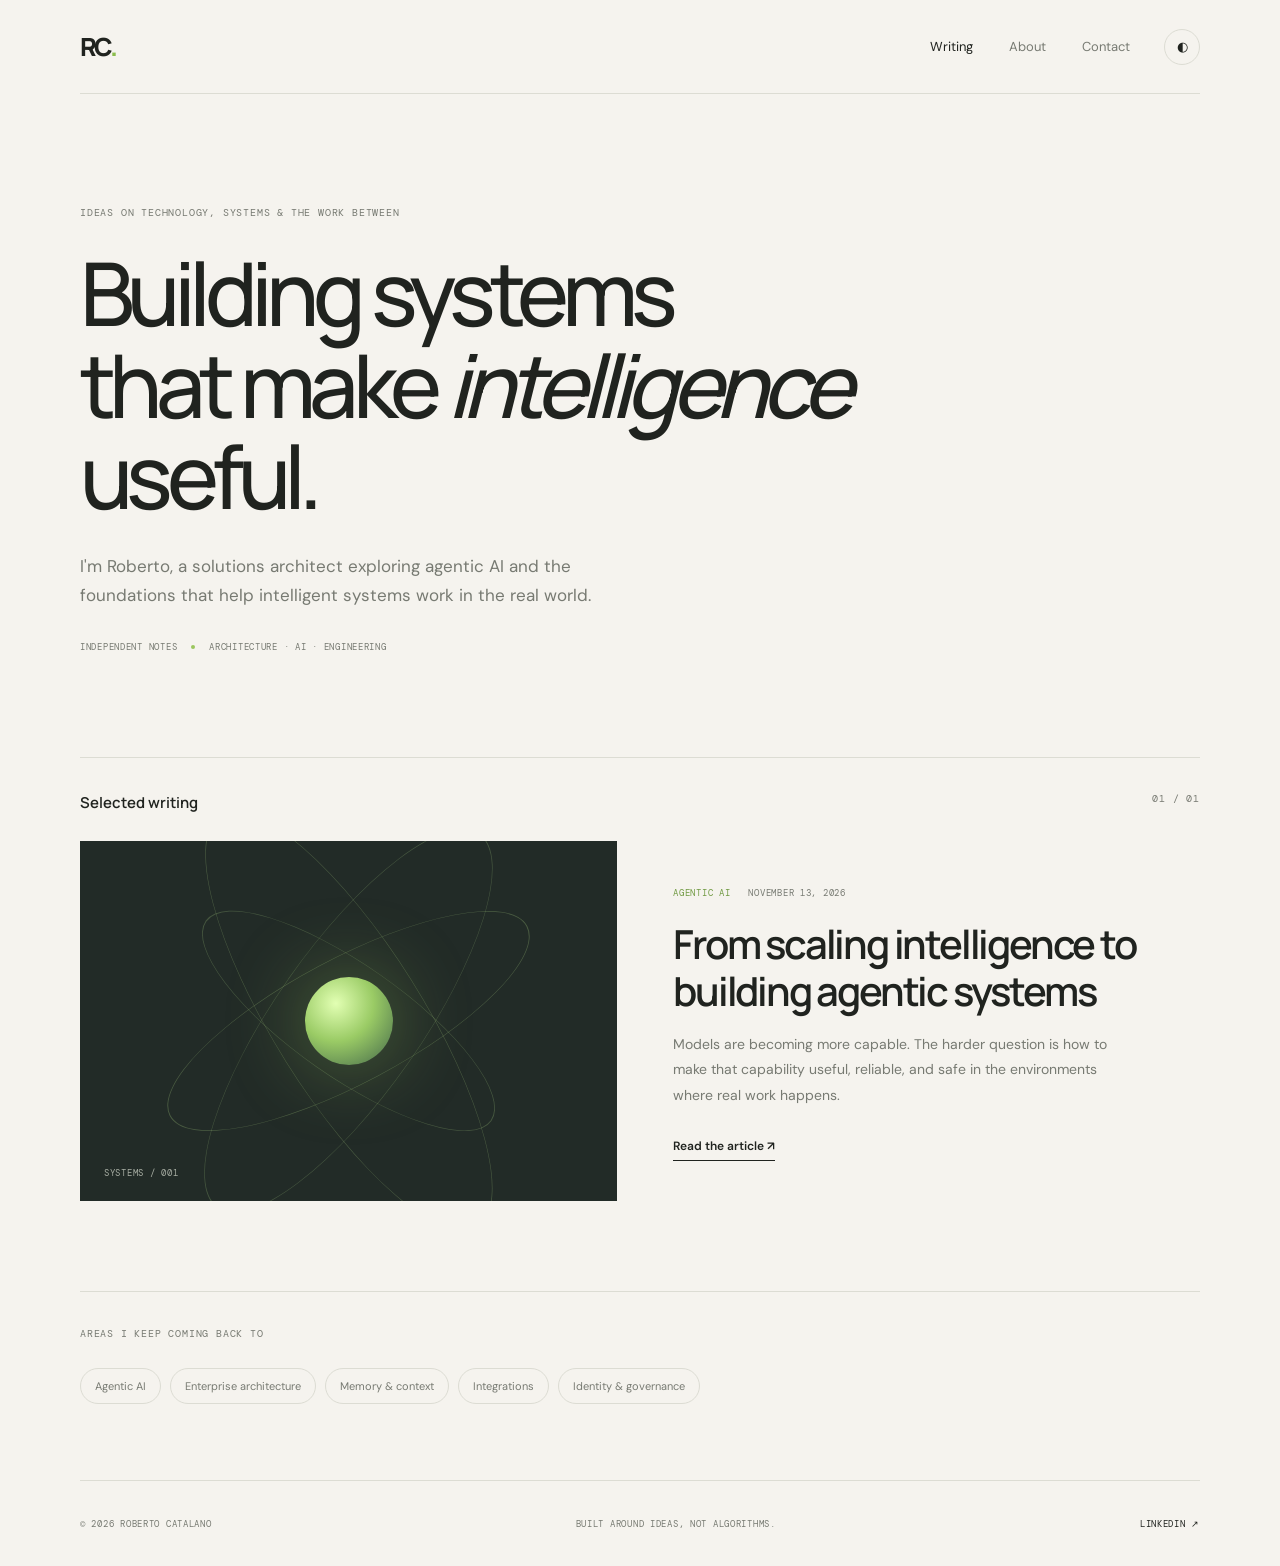
<file: index.html>
<!doctype html><html lang="en"><head><meta charset="utf-8"><meta name="viewport" content="width=device-width,initial-scale=1"><meta name="description" content="Notes on agentic AI, enterprise architecture, and the systems that make intelligence useful."><title>Roberto Catalano — Building intelligent systems</title><link rel="icon" href="favicon.svg"><link rel="stylesheet" href="assets/css/styles.css"><script defer src="assets/js/site.js"></script></head><body><header class="site-header"><a class="wordmark" href="./">RC<span>.</span></a><nav><a class="active" href="./">Writing</a><a href="about/">About</a><a href="mailto:hello@robertocatalano.com">Contact</a></nav><button class="theme-toggle" aria-label="Switch theme">◐</button></header><main><section class="intro"><p class="eyebrow">Ideas on technology, systems &amp; the work between</p><h1>Building systems<br>that make <em>intelligence</em> useful.</h1><p class="intro-copy">I'm Roberto, a solutions architect exploring agentic AI and the foundations that help intelligent systems work in the real world.</p><div class="intro-meta">INDEPENDENT NOTES <i></i> ARCHITECTURE · AI · ENGINEERING</div></section><section class="writing-section"><div class="section-heading"><h2>Selected writing</h2><span class="section-count">01 / 01</span></div><a class="featured-article" href="writing/from-scaling-intelligence-to-building-agentic-systems/"><div class="article-art"><div class="orbit one"></div><div class="orbit two"></div><div class="art-core"></div><span class="art-label">SYSTEMS / 001</span></div><div class="article-info"><div class="article-kicker"><span>Agentic AI</span><span>November 13, 2026</span></div><h3>From scaling intelligence to building agentic systems</h3><p>Models are becoming more capable. The harder question is how to make that capability useful, reliable, and safe in the environments where real work happens.</p><span class="read-link">Read the article ↗</span></div></a></section><section class="topics"><p class="eyebrow">AREAS I KEEP COMING BACK TO</p><div class="topic-list"><span>Agentic AI</span><span>Enterprise architecture</span><span>Memory &amp; context</span><span>Integrations</span><span>Identity &amp; governance</span></div></section></main><footer class="site-footer"><span>© <span data-year>2026</span> Roberto Catalano</span><span>Built around ideas, not algorithms.</span><a href="https://www.linkedin.com/" rel="noreferrer">LinkedIn ↗</a></footer></body></html>
</file>
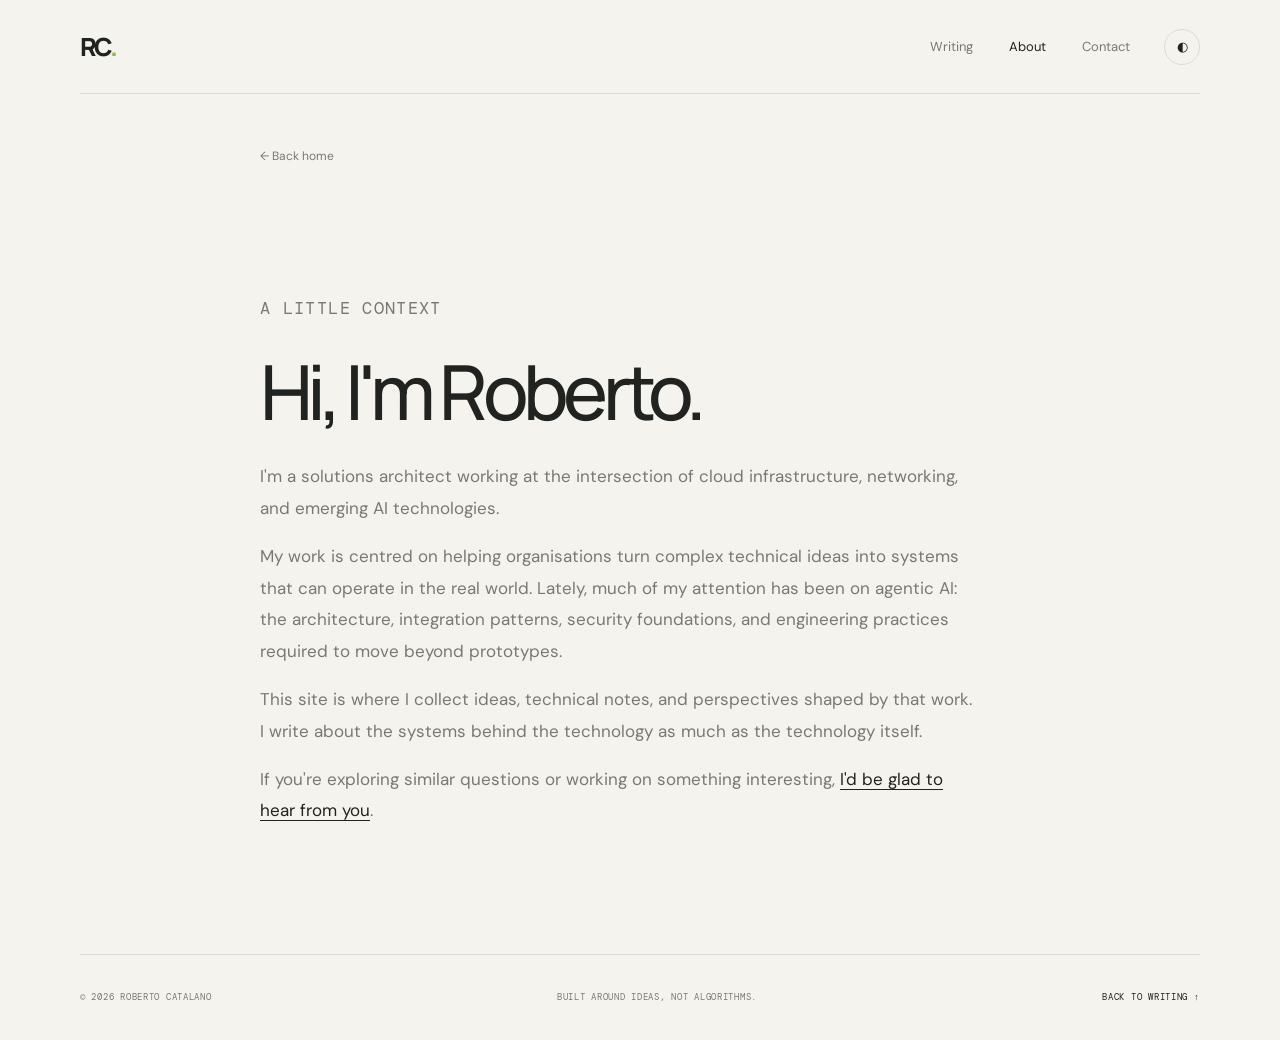
<file: about/index.html>
<!doctype html><html lang="en"><head><meta charset="utf-8"><meta name="viewport" content="width=device-width,initial-scale=1"><title>About — Roberto Catalano</title><link rel="stylesheet" href="../assets/css/styles.css"><script defer src="../assets/js/site.js"></script></head><body><header class="site-header"><a class="wordmark" href="../">RC<span>.</span></a><nav><a href="../">Writing</a><a class="active" href="./">About</a><a href="mailto:hello@robertocatalano.com">Contact</a></nav><button class="theme-toggle" aria-label="Switch theme">◐</button></header><main class="article-shell"><a class="back-link" href="../">← Back home</a><section class="about-content"><p class="eyebrow">A LITTLE CONTEXT</p><h1>Hi, I'm Roberto.</h1><p>I'm a solutions architect working at the intersection of cloud infrastructure, networking, and emerging AI technologies.</p><p>My work is centred on helping organisations turn complex technical ideas into systems that can operate in the real world. Lately, much of my attention has been on agentic AI: the architecture, integration patterns, security foundations, and engineering practices required to move beyond prototypes.</p><p>This site is where I collect ideas, technical notes, and perspectives shaped by that work. I write about the systems behind the technology as much as the technology itself.</p><p>If you're exploring similar questions or working on something interesting, <a href="mailto:hello@robertocatalano.com">I'd be glad to hear from you</a>.</p></section></main><footer class="site-footer"><span>© <span data-year>2026</span> Roberto Catalano</span><span>Built around ideas, not algorithms.</span><a href="../">Back to writing ↑</a></footer></body></html>
</file>
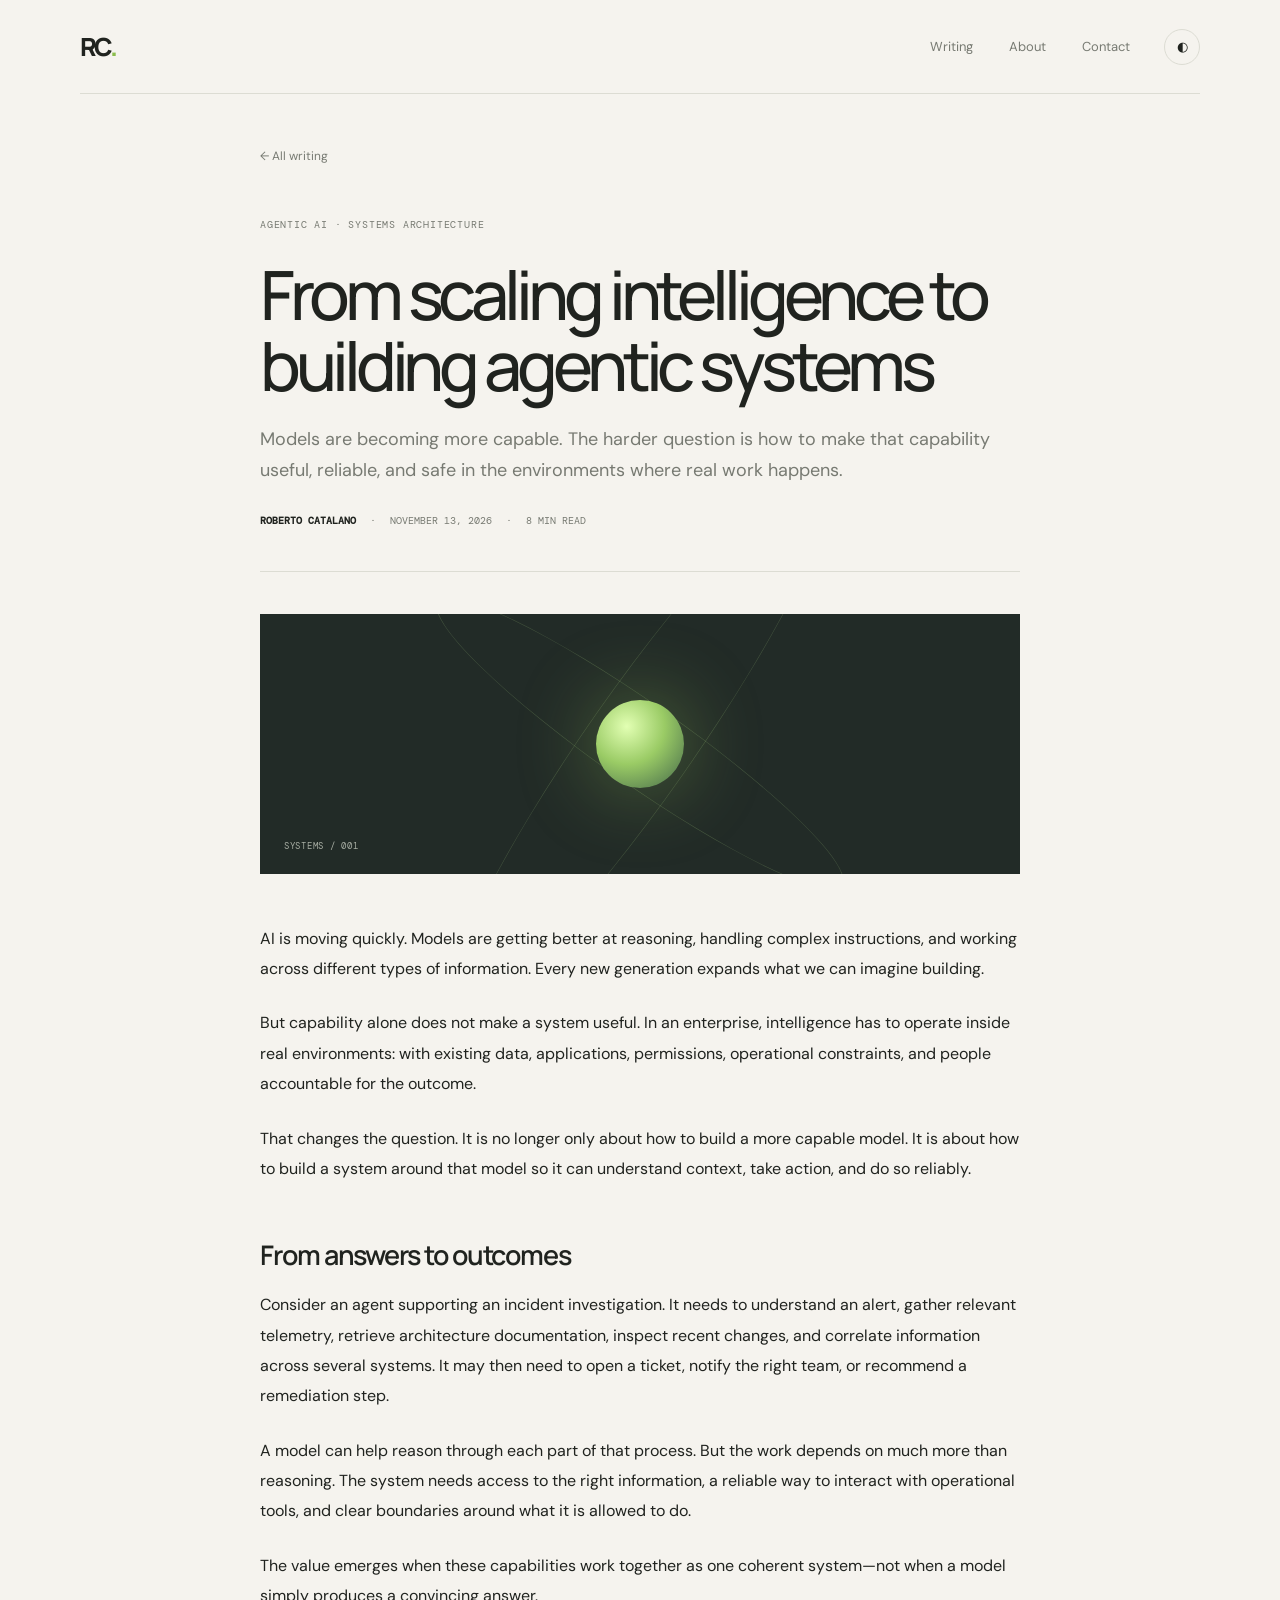
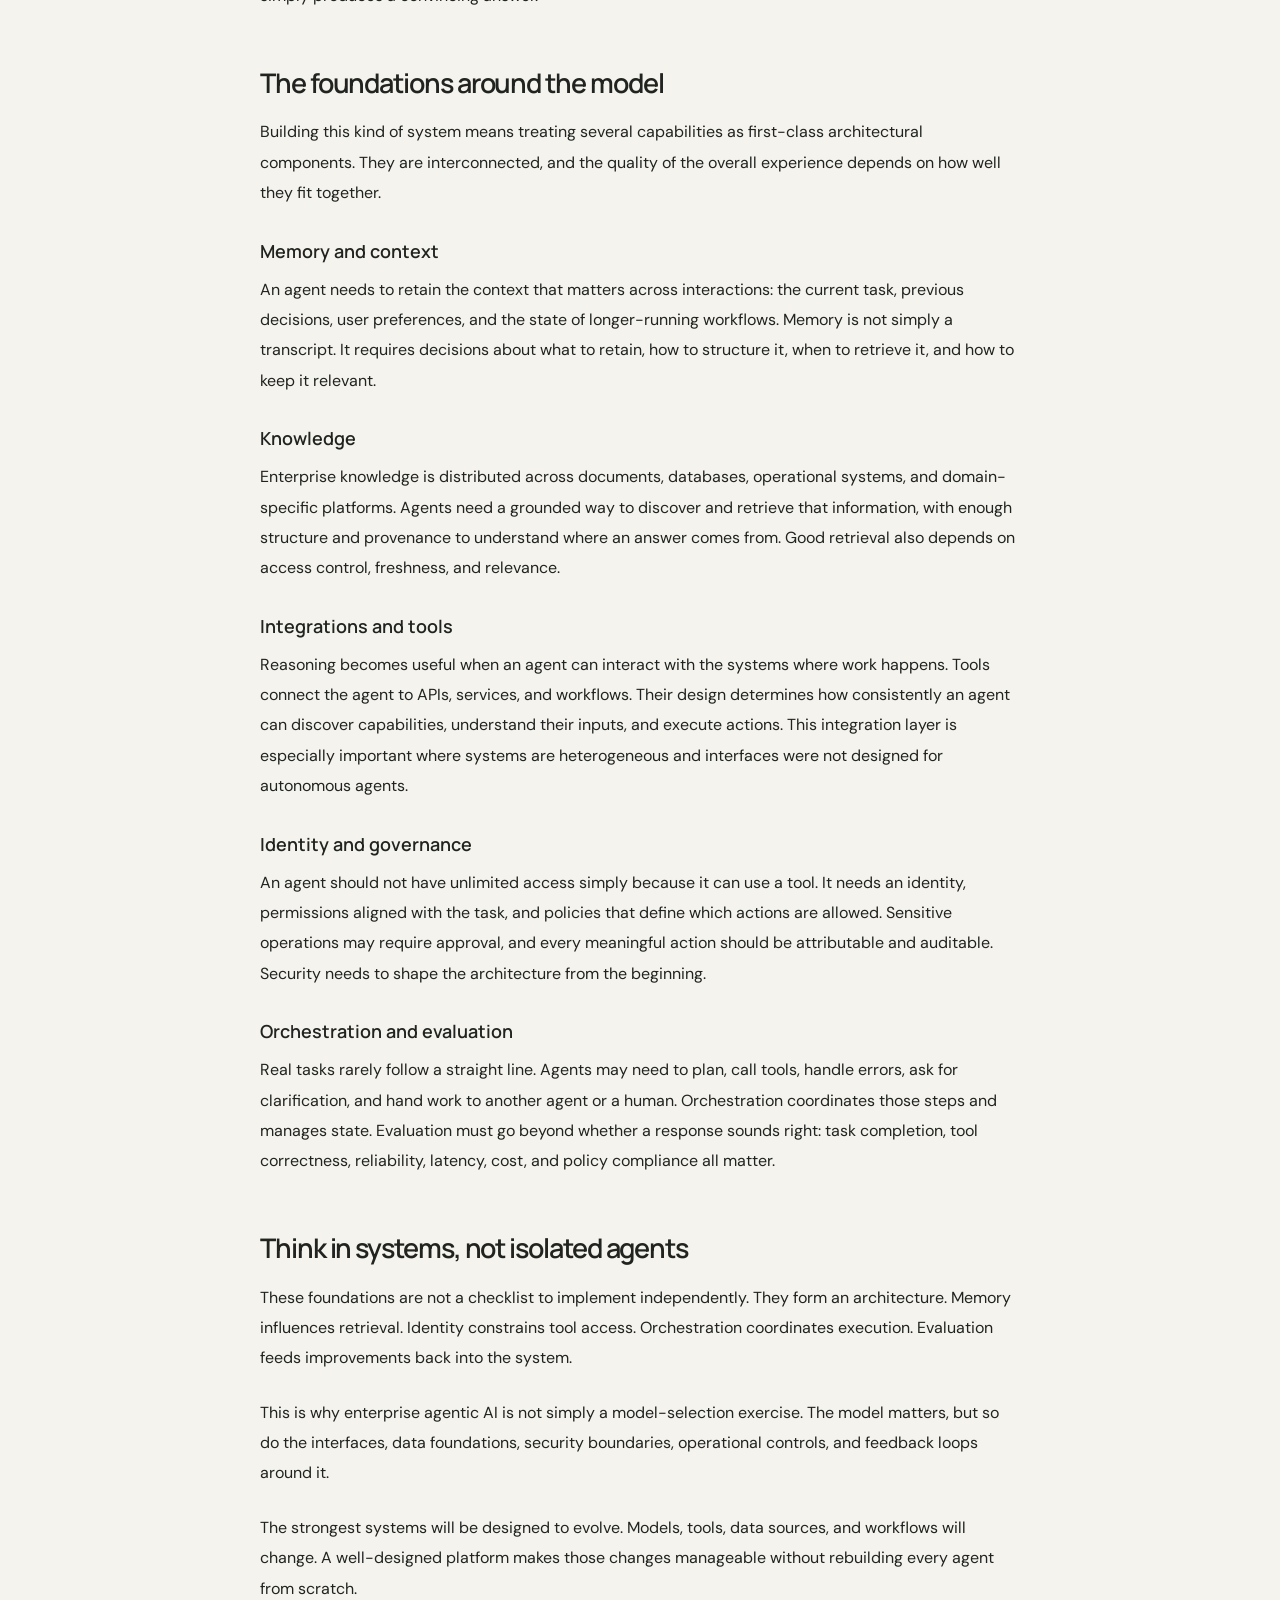
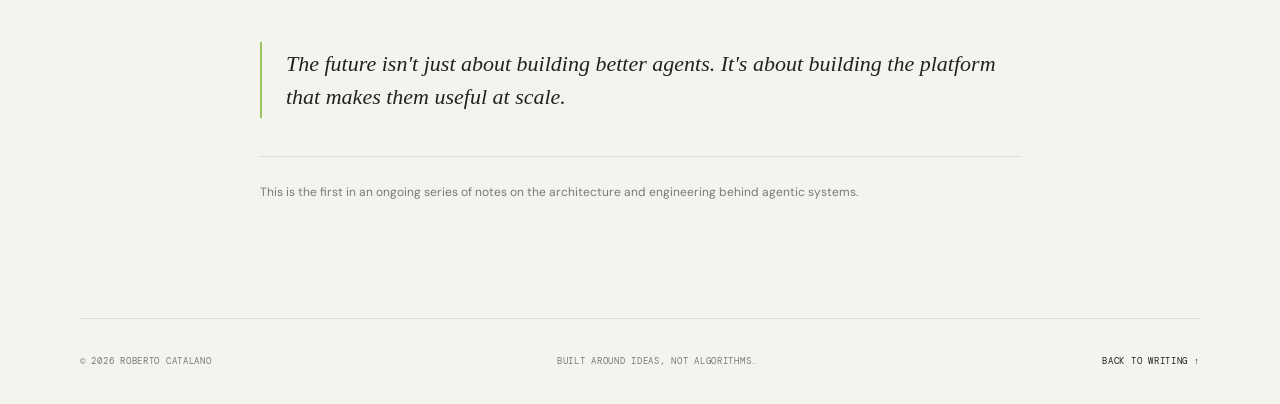
<file: writing/from-scaling-intelligence-to-building-agentic-systems/index.html>
<!doctype html><html lang="en"><head><meta charset="utf-8"><meta name="viewport" content="width=device-width,initial-scale=1"><title>From scaling intelligence to building agentic systems — Roberto Catalano</title><link rel="stylesheet" href="../../assets/css/styles.css"><script defer src="../../assets/js/site.js"></script></head><body><header class="site-header"><a class="wordmark" href="../../">RC<span>.</span></a><nav><a href="../../">Writing</a><a href="/about/">About</a><a href="mailto:hello@robertocatalano.com">Contact</a></nav><button class="theme-toggle" aria-label="Switch theme">◐</button></header><main class="article-shell"><a class="back-link" href="../../">← All writing</a><header class="article-header"><p class="eyebrow">Agentic AI · Systems architecture</p><h1>From scaling intelligence to building agentic systems</h1><p class="article-deck">Models are becoming more capable. The harder question is how to make that capability useful, reliable, and safe in the environments where real work happens.</p><div class="byline"><strong>Roberto Catalano</strong><span>·</span><time datetime="2026-11-13">November 13, 2026</time><span>·</span><span>8 min read</span></div></header><div class="article-cover"><div class="orbit one"></div><div class="orbit two"></div><div class="art-core"></div><span class="art-label">SYSTEMS / 001</span></div><article class="article-body"><p>AI is moving quickly. Models are getting better at reasoning, handling complex instructions, and working across different types of information. Every new generation expands what we can imagine building.</p><p>But capability alone does not make a system useful. In an enterprise, intelligence has to operate inside real environments: with existing data, applications, permissions, operational constraints, and people accountable for the outcome.</p><p>That changes the question. It is no longer only about how to build a more capable model. It is about how to build a system around that model so it can understand context, take action, and do so reliably.</p><h2>From answers to outcomes</h2><p>Consider an agent supporting an incident investigation. It needs to understand an alert, gather relevant telemetry, retrieve architecture documentation, inspect recent changes, and correlate information across several systems. It may then need to open a ticket, notify the right team, or recommend a remediation step.</p><p>A model can help reason through each part of that process. But the work depends on much more than reasoning. The system needs access to the right information, a reliable way to interact with operational tools, and clear boundaries around what it is allowed to do.</p><p>The value emerges when these capabilities work together as one coherent system—not when a model simply produces a convincing answer.</p><h2>The foundations around the model</h2><p>Building this kind of system means treating several capabilities as first-class architectural components. They are interconnected, and the quality of the overall experience depends on how well they fit together.</p><h3>Memory and context</h3><p>An agent needs to retain the context that matters across interactions: the current task, previous decisions, user preferences, and the state of longer-running workflows. Memory is not simply a transcript. It requires decisions about what to retain, how to structure it, when to retrieve it, and how to keep it relevant.</p><h3>Knowledge</h3><p>Enterprise knowledge is distributed across documents, databases, operational systems, and domain-specific platforms. Agents need a grounded way to discover and retrieve that information, with enough structure and provenance to understand where an answer comes from. Good retrieval also depends on access control, freshness, and relevance.</p><h3>Integrations and tools</h3><p>Reasoning becomes useful when an agent can interact with the systems where work happens. Tools connect the agent to APIs, services, and workflows. Their design determines how consistently an agent can discover capabilities, understand their inputs, and execute actions. This integration layer is especially important where systems are heterogeneous and interfaces were not designed for autonomous agents.</p><h3>Identity and governance</h3><p>An agent should not have unlimited access simply because it can use a tool. It needs an identity, permissions aligned with the task, and policies that define which actions are allowed. Sensitive operations may require approval, and every meaningful action should be attributable and auditable. Security needs to shape the architecture from the beginning.</p><h3>Orchestration and evaluation</h3><p>Real tasks rarely follow a straight line. Agents may need to plan, call tools, handle errors, ask for clarification, and hand work to another agent or a human. Orchestration coordinates those steps and manages state. Evaluation must go beyond whether a response sounds right: task completion, tool correctness, reliability, latency, cost, and policy compliance all matter.</p><h2>Think in systems, not isolated agents</h2><p>These foundations are not a checklist to implement independently. They form an architecture. Memory influences retrieval. Identity constrains tool access. Orchestration coordinates execution. Evaluation feeds improvements back into the system.</p><p>This is why enterprise agentic AI is not simply a model-selection exercise. The model matters, but so do the interfaces, data foundations, security boundaries, operational controls, and feedback loops around it.</p><p>The strongest systems will be designed to evolve. Models, tools, data sources, and workflows will change. A well-designed platform makes those changes manageable without rebuilding every agent from scratch.</p><blockquote>The future isn't just about building better agents. It's about building the platform that makes them useful at scale.</blockquote><p class="article-end">This is the first in an ongoing series of notes on the architecture and engineering behind agentic systems.</p></article></main><footer class="site-footer"><span>© <span data-year>2026</span> Roberto Catalano</span><span>Built around ideas, not algorithms.</span><a href="../../">Back to writing ↑</a></footer></body></html>
</file>
<file: assets/css/styles.css>
@import url('https://fonts.googleapis.com/css2?family=DM+Mono:wght@400;500&family=DM+Sans:wght@400;500;600;700&family=Manrope:wght@400;500;600;700;800&display=swap');:root{color-scheme:light;--bg:#f5f3ee;--ink:#20231f;--muted:#777a72;--line:#dcdcd3;--max:1120px}:root[data-theme=dark]{color-scheme:dark;--bg:#171a18;--ink:#eef0e9;--muted:#a0a69d;--line:#363d37}*{box-sizing:border-box}body{margin:0;background:var(--bg);color:var(--ink);font-family:"DM Sans",sans-serif;transition:.2s}a{color:inherit;text-decoration:none}.site-header,main,.site-footer{width:min(var(--max),calc(100% - 64px));margin:auto}.site-header{height:94px;display:flex;align-items:center;justify-content:space-between;border-bottom:1px solid var(--line)}.wordmark{font:800 25px Manrope;letter-spacing:-2px}.wordmark span{color:#8bbd4d}nav{display:flex;gap:36px;margin-left:auto;margin-right:34px;font-size:13px;color:var(--muted)}nav a:hover,nav .active{color:var(--ink)}button{width:36px;height:36px;border:1px solid var(--line);border-radius:50%;background:transparent;color:var(--ink);cursor:pointer}.eyebrow,.article-kicker,.section-count,.art-label,.intro-meta,.site-footer{font:10px "DM Mono",monospace;letter-spacing:.08em;text-transform:uppercase}.eyebrow{color:var(--muted);margin:0 0 28px}.intro{padding:112px 0 104px;max-width:850px}h1{font:500 clamp(48px,7.1vw,88px)/1.04 Manrope;letter-spacing:-.075em;margin:0 0 30px}h1 em{font:400 italic Georgia;letter-spacing:-.08em}.intro-copy{max-width:520px;color:var(--muted);font-size:17px;line-height:1.75}.intro-meta{display:flex;gap:14px;color:var(--muted);font-size:9px;margin-top:30px}.intro-meta i{width:4px;height:4px;background:#9ac65d;border-radius:50%;align-self:center}.writing-section{padding:34px 0 90px;border-top:1px solid var(--line)}.section-heading{display:flex;justify-content:space-between;margin-bottom:28px}.section-heading h2{font:600 15px Manrope;margin:0}.section-count{color:var(--muted)}.featured-article{display:grid;grid-template-columns:1.02fr 1fr;gap:56px;align-items:center}.article-art,.article-cover{position:relative;overflow:hidden;min-height:360px;background:#222b27;display:grid;place-items:center}.article-art:before,.article-art:after{content:"";position:absolute;width:75%;height:75%;border:1px solid #beeb9040;border-radius:50%;transform:rotate(-28deg) scaleY(.46)}.article-art:after{transform:rotate(58deg) scaleY(.46);width:90%;height:90%}.orbit{position:absolute;border:1px solid #beeb9038;border-radius:50%;width:65%;height:65%}.orbit.one{transform:rotate(35deg) scaleY(.48)}.orbit.two{transform:rotate(-55deg) scaleY(.48);width:85%;height:85%}.art-core{width:88px;height:88px;border-radius:50%;background:radial-gradient(circle at 35% 30%,#e2ffb3,#9acb65 45%,#42664a);box-shadow:0 0 80px #b8ef6a59;z-index:1}.art-label{position:absolute;left:24px;bottom:22px;color:#f0f5e6a6;font-size:9px}.article-info{padding:20px 0}.article-kicker{display:flex;gap:18px;color:var(--muted);font-size:9px;margin-bottom:22px}.article-kicker span:first-child{color:#719a43}.article-info h3{font:600 clamp(27px,3.4vw,40px)/1.16 Manrope;letter-spacing:-.055em;max-width:470px;margin:0 0 18px}.article-info p{font-size:14px;line-height:1.8;color:var(--muted);max-width:460px;margin-bottom:26px}.read-link{font-size:12px;font-weight:600;border-bottom:1px solid var(--ink);padding-bottom:6px}.topics{border-top:1px solid var(--line);padding:35px 0 76px}.topic-list{display:flex;flex-wrap:wrap;gap:9px}.topic-list span{border:1px solid var(--line);padding:10px 14px;border-radius:30px;font-size:11px;color:var(--muted)}.site-footer{border-top:1px solid var(--line);min-height:86px;display:flex;align-items:center;justify-content:space-between;color:var(--muted);font-size:9px}.site-footer a{color:var(--ink)}.article-shell{width:min(760px,calc(100% - 48px));margin:auto}.back-link{display:inline-block;color:var(--muted);font-size:12px;margin:54px 0}.article-header{padding-bottom:44px;border-bottom:1px solid var(--line)}.article-header h1{font-size:clamp(42px,6vw,68px);margin-bottom:24px}.article-deck{font-size:18px;line-height:1.7;color:var(--muted);margin-bottom:28px}.byline{display:flex;gap:14px;color:var(--muted);font:10px "DM Mono";text-transform:uppercase}.byline strong{color:var(--ink)}.article-cover{height:260px;min-height:0;margin:42px 0}.article-body{padding:8px 0 90px;font-size:16px;line-height:1.9}.article-body p{margin:0 0 24px}.article-body h2{font:600 27px/1.25 Manrope;letter-spacing:-.04em;margin:54px 0 18px}.article-body h3{font:600 18px Manrope;margin:30px 0 12px}.article-body blockquote{margin:38px 0;padding:5px 0 5px 24px;border-left:2px solid #9ac65d;font:italic 22px/1.5 Georgia}.article-end{border-top:1px solid var(--line);padding-top:24px;color:var(--muted);font-size:12px}.about-content{padding:75px 0 110px;max-width:720px}.about-content h1{font-size:clamp(48px,7vw,76px)}.about-content p{font-size:17px;line-height:1.85;color:var(--muted)}.about-content a{text-decoration:underline;text-underline-offset:4px;color:var(--ink)}@media(max-width:700px){.site-header,main,.site-footer{width:calc(100% - 40px)}.site-header{height:76px}nav{gap:18px;margin-right:14px;font-size:12px}.intro{padding:82px 0 76px}h1{font-size:clamp(46px,13vw,68px)}.intro-copy{font-size:15px}.featured-article{grid-template-columns:1fr;gap:22px}.article-art{min-height:260px}.article-info{padding:0}.writing-section{padding-bottom:65px}.site-footer{gap:12px;flex-wrap:wrap;padding:22px 0;line-height:1.7}.site-footer span:nth-child(2){display:none}.article-cover{height:220px}.article-header h1{font-size:44px}.article-deck{font-size:16px}.back-link{margin:36px 0}.article-body{font-size:15px}}@media(prefers-reduced-motion:reduce){*{scroll-behavior:auto;transition:none!important}}
</file>
